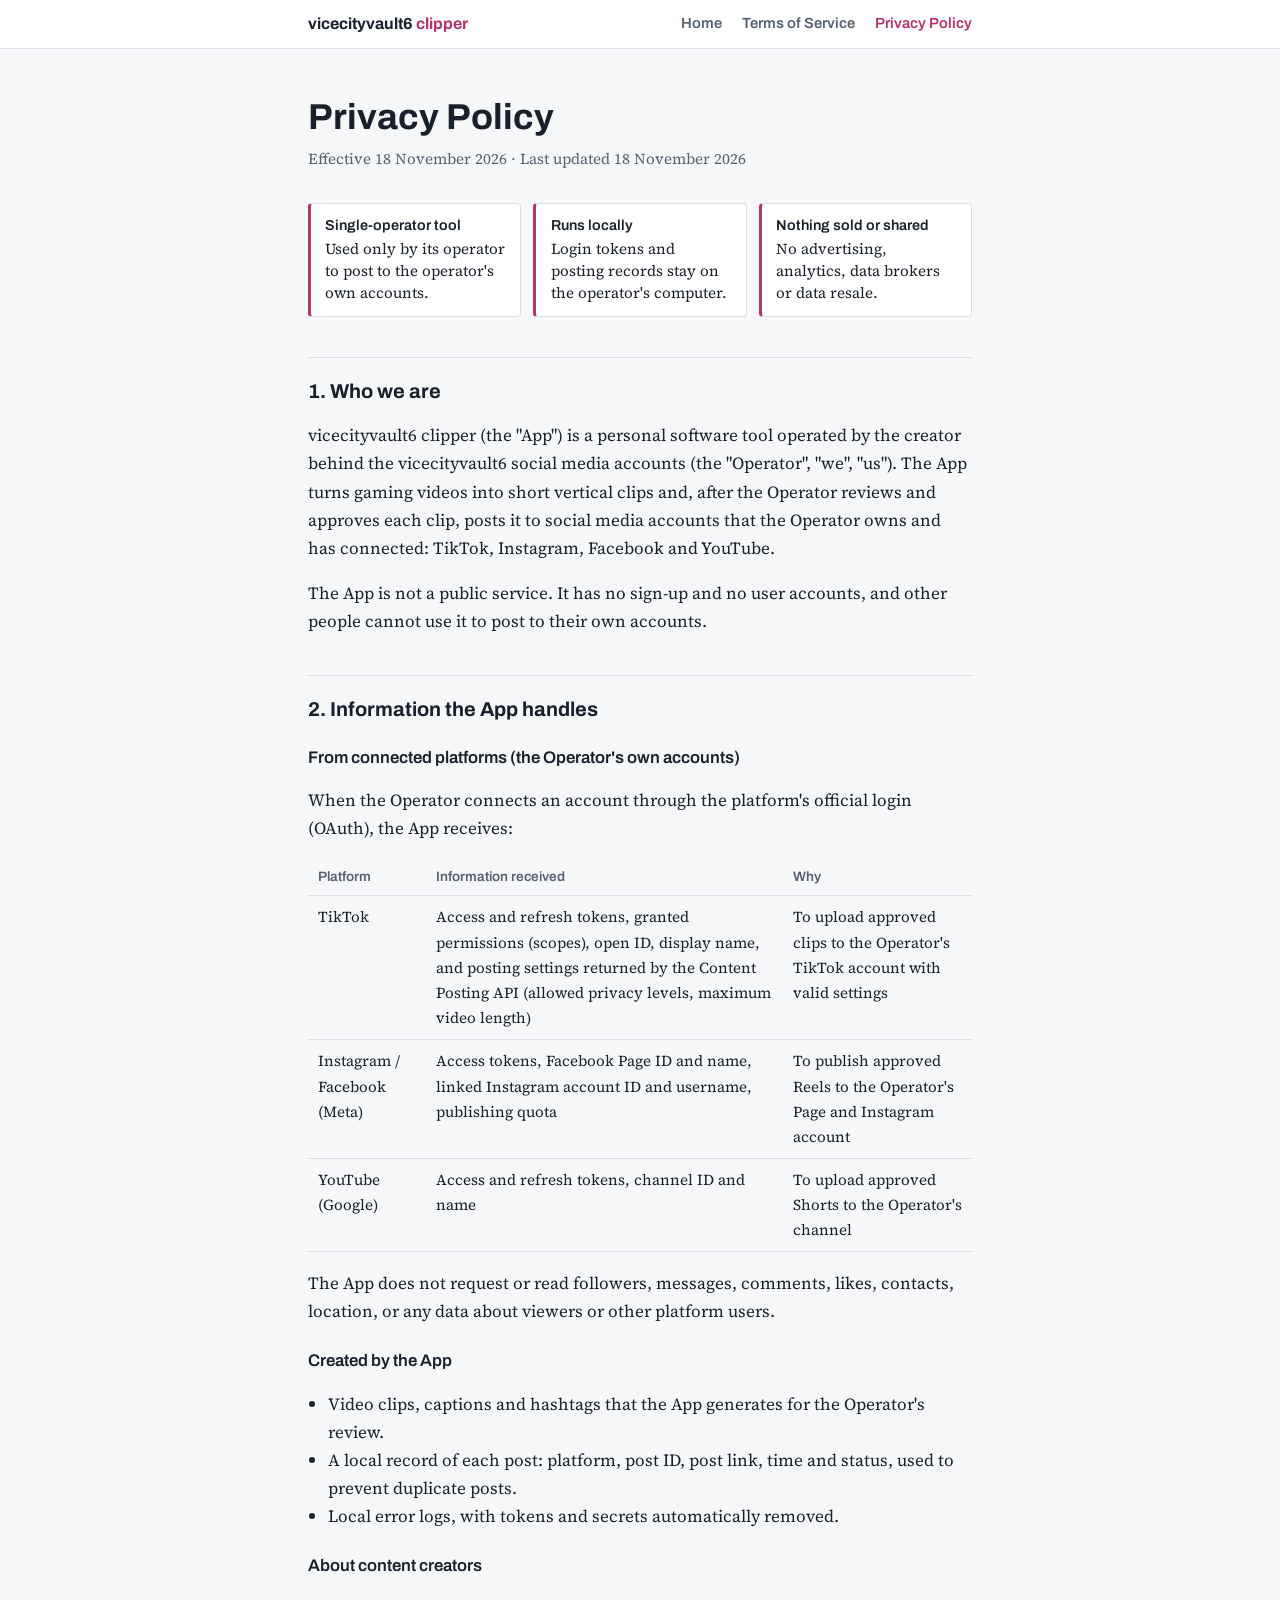
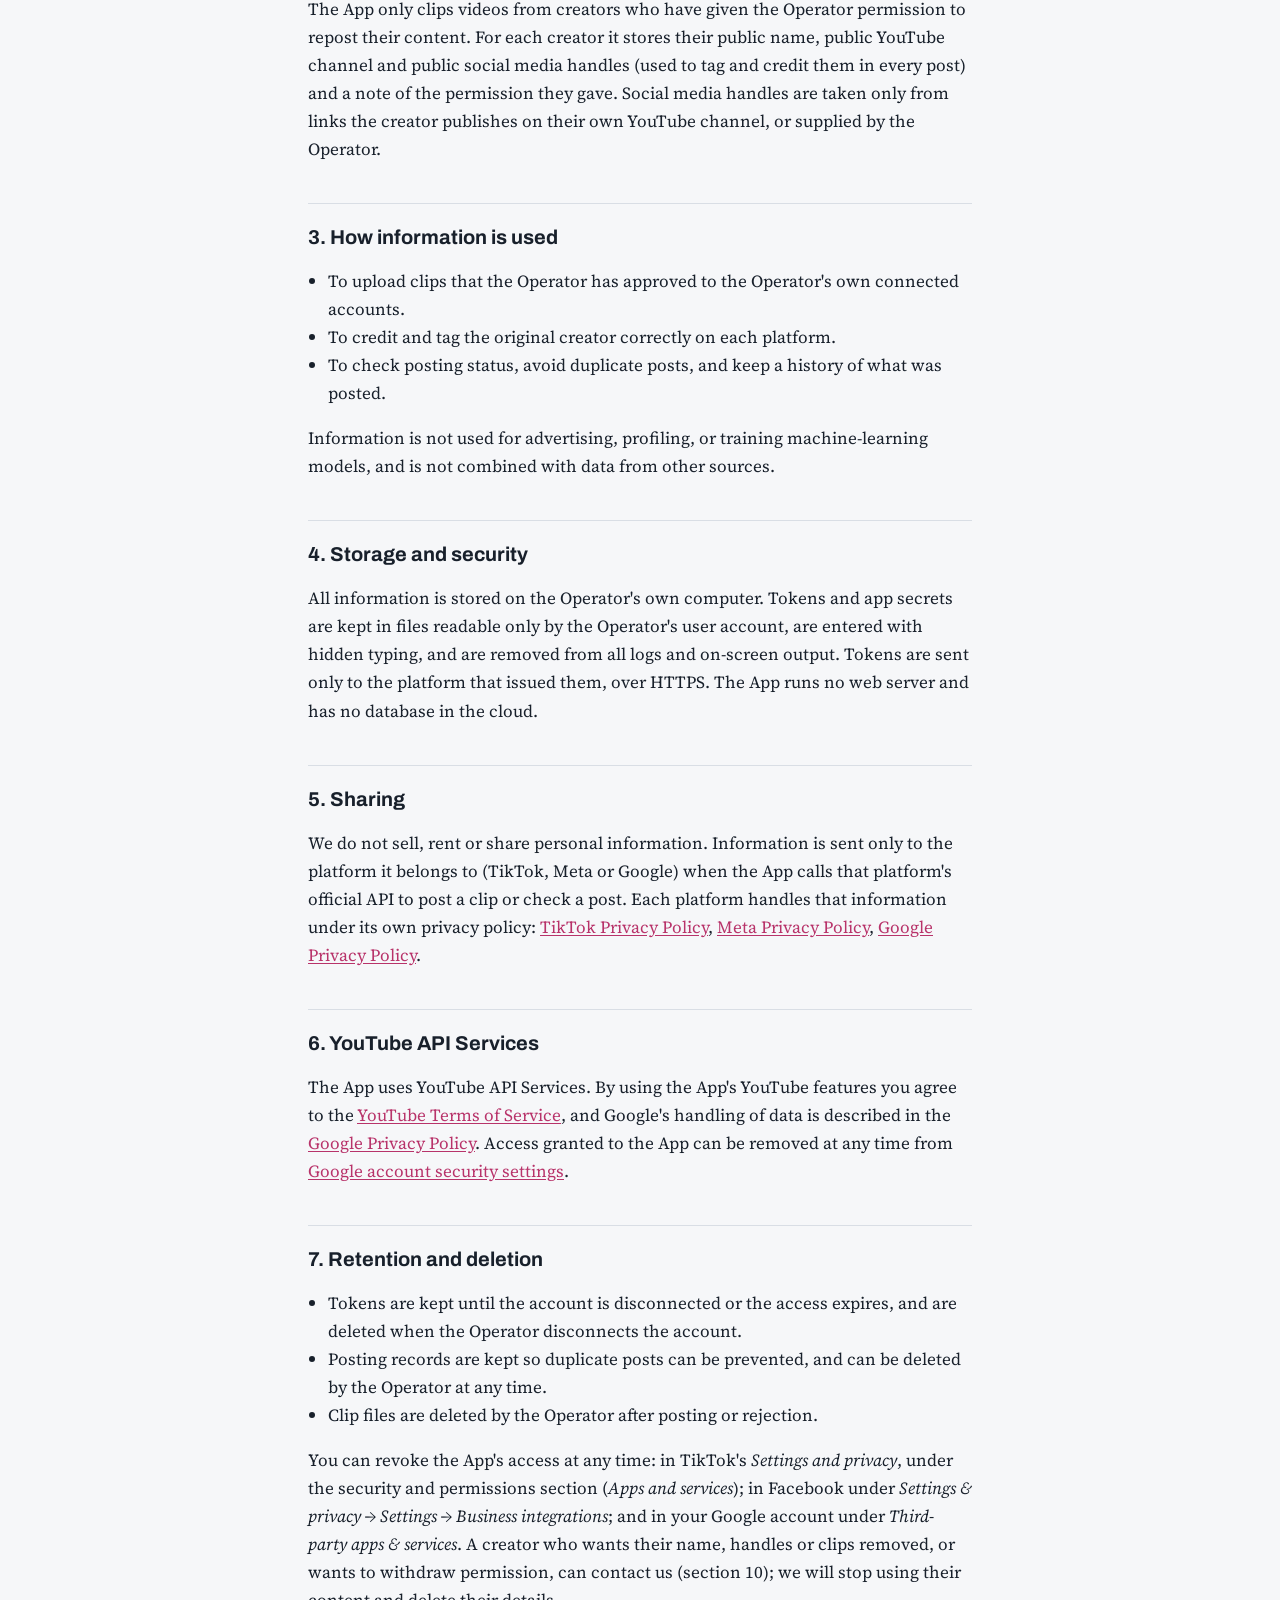
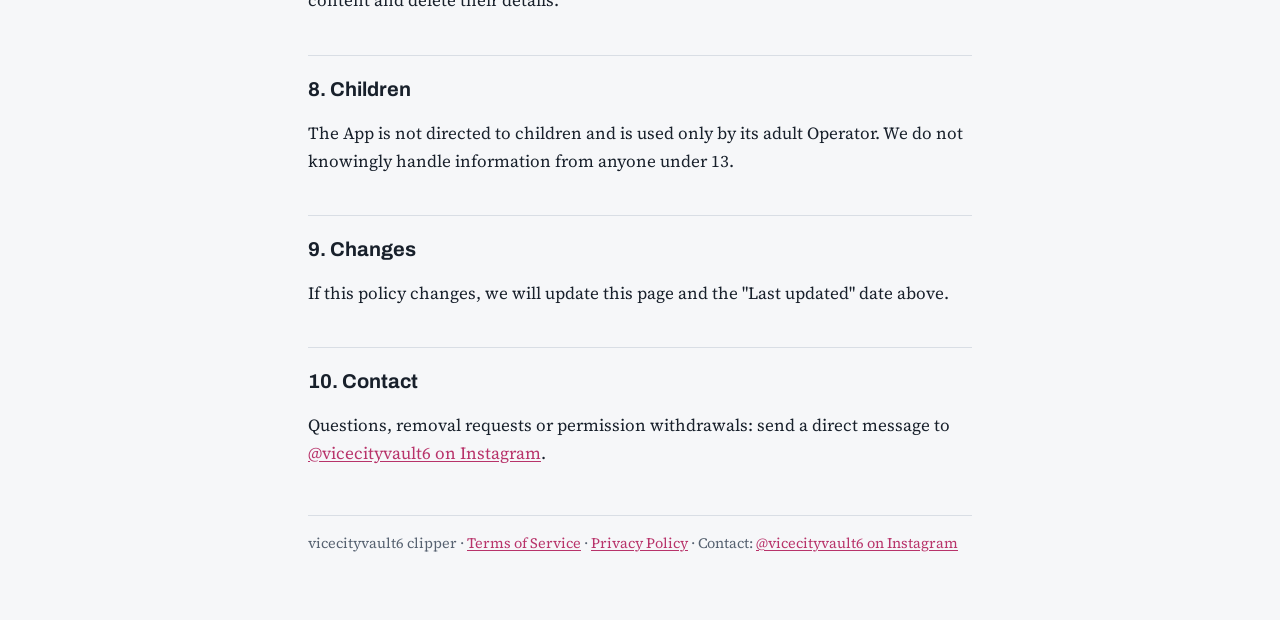
<file: index.html>
<!DOCTYPE html>
<html lang="en">
<head>
<meta charset="utf-8">
<meta name="viewport" content="width=device-width, initial-scale=1">
<title>Privacy Policy · vicecityvault6 clipper</title>
<meta name="description" content="vicecityvault6 clipper turns permitted gaming videos into credited vertical clips and posts owner-approved clips to the owner's own accounts.">
<link rel="preconnect" href="https://fonts.googleapis.com">
<link rel="preconnect" href="https://fonts.gstatic.com" crossorigin>
<link href="https://fonts.googleapis.com/css2?family=Archivo:wght@600;700&family=Source+Serif+4:opsz,wght@8..60,400;8..60,600&display=swap" rel="stylesheet">
<link rel="stylesheet" href="../style.css">
</head>
<body>
<header class="site"><div class="site-inner">
  <a class="brand" href="../">vicecityvault6 <span>clipper</span></a>
  <nav aria-label="Site"><a href="../">Home</a><a href="../terms/">Terms of Service</a><a href="../privacy/" aria-current="page">Privacy Policy</a></nav>
</div></header>
<main>
<h1>Privacy Policy</h1>
  <p class="meta">Effective 18 November 2026 · Last updated 18 November 2026</p>

  <ul class="facts">
    <li><strong>Single-operator tool</strong>Used only by its operator to post to the operator's own accounts.</li>
    <li><strong>Runs locally</strong>Login tokens and posting records stay on the operator's computer.</li>
    <li><strong>Nothing sold or shared</strong>No advertising, analytics, data brokers or data resale.</li>
  </ul>

  <h2>1. Who we are</h2>
  <p>vicecityvault6 clipper (the "App") is a personal software tool operated by the creator behind the
  vicecityvault6 social media accounts (the "Operator", "we", "us"). The App turns gaming videos into short
  vertical clips and, after the Operator reviews and approves each clip, posts it to social media accounts
  that the Operator owns and has connected: TikTok, Instagram, Facebook and YouTube.</p>
  <p>The App is not a public service. It has no sign-up and no user accounts, and other people cannot use it to
  post to their own accounts.</p>

  <h2>2. Information the App handles</h2>
  <h3>From connected platforms (the Operator's own accounts)</h3>
  <p>When the Operator connects an account through the platform's official login (OAuth), the App receives:</p>
  <div class="table-wrap">
  <table>
    <thead><tr><th scope="col">Platform</th><th scope="col">Information received</th><th scope="col">Why</th></tr></thead>
    <tbody>
      <tr><td>TikTok</td><td>Access and refresh tokens, granted permissions (scopes), open ID, display name, and posting settings returned by the Content Posting API (allowed privacy levels, maximum video length)</td><td>To upload approved clips to the Operator's TikTok account with valid settings</td></tr>
      <tr><td>Instagram / Facebook (Meta)</td><td>Access tokens, Facebook Page ID and name, linked Instagram account ID and username, publishing quota</td><td>To publish approved Reels to the Operator's Page and Instagram account</td></tr>
      <tr><td>YouTube (Google)</td><td>Access and refresh tokens, channel ID and name</td><td>To upload approved Shorts to the Operator's channel</td></tr>
    </tbody>
  </table>
  </div>
  <p>The App does not request or read followers, messages, comments, likes, contacts, location, or any data
  about viewers or other platform users.</p>

  <h3>Created by the App</h3>
  <ul>
    <li>Video clips, captions and hashtags that the App generates for the Operator's review.</li>
    <li>A local record of each post: platform, post ID, post link, time and status, used to prevent duplicate posts.</li>
    <li>Local error logs, with tokens and secrets automatically removed.</li>
  </ul>

  <h3>About content creators</h3>
  <p>The App only clips videos from creators who have given the Operator permission to repost their content.
  For each creator it stores their public name, public YouTube channel and public social media handles (used to
  tag and credit them in every post) and a note of the permission they gave. Social media handles are taken
  only from links the creator publishes on their own YouTube channel, or supplied by the Operator.</p>

  <h2>3. How information is used</h2>
  <ul>
    <li>To upload clips that the Operator has approved to the Operator's own connected accounts.</li>
    <li>To credit and tag the original creator correctly on each platform.</li>
    <li>To check posting status, avoid duplicate posts, and keep a history of what was posted.</li>
  </ul>
  <p>Information is not used for advertising, profiling, or training machine-learning models, and is not combined
  with data from other sources.</p>

  <h2>4. Storage and security</h2>
  <p>All information is stored on the Operator's own computer. Tokens and app secrets are kept in files readable
  only by the Operator's user account, are entered with hidden typing, and are removed from all logs and on-screen
  output. Tokens are sent only to the platform that issued them, over HTTPS. The App runs no web server and has no
  database in the cloud.</p>

  <h2>5. Sharing</h2>
  <p>We do not sell, rent or share personal information. Information is sent only to the platform it belongs to
  (TikTok, Meta or Google) when the App calls that platform's official API to post a clip or check a post. Each
  platform handles that information under its own privacy policy:
  <a href="https://www.tiktok.com/legal/privacy-policy">TikTok Privacy Policy</a>,
  <a href="https://www.facebook.com/privacy/policy/">Meta Privacy Policy</a>,
  <a href="https://policies.google.com/privacy">Google Privacy Policy</a>.</p>

  <h2>6. YouTube API Services</h2>
  <p>The App uses YouTube API Services. By using the App's YouTube features you agree to the
  <a href="https://www.youtube.com/t/terms">YouTube Terms of Service</a>, and Google's handling of data is described in the
  <a href="https://policies.google.com/privacy">Google Privacy Policy</a>. Access granted to the App can be removed at any
  time from <a href="https://myaccount.google.com/connections">Google account security settings</a>.</p>

  <h2>7. Retention and deletion</h2>
  <ul>
    <li>Tokens are kept until the account is disconnected or the access expires, and are deleted when the Operator disconnects the account.</li>
    <li>Posting records are kept so duplicate posts can be prevented, and can be deleted by the Operator at any time.</li>
    <li>Clip files are deleted by the Operator after posting or rejection.</li>
  </ul>
  <p>You can revoke the App's access at any time: in TikTok's <em>Settings and privacy</em>, under the security and permissions section
  (<em>Apps and services</em>); in Facebook under <em>Settings &amp; privacy → Settings → Business integrations</em>; and in your Google account under
  <em>Third-party apps &amp; services</em>. A creator who wants their name, handles or clips removed, or wants to
  withdraw permission, can contact us (section 10); we will stop using their content and delete their details.</p>

  <h2>8. Children</h2>
  <p>The App is not directed to children and is used only by its adult Operator. We do not knowingly handle
  information from anyone under 13.</p>

  <h2>9. Changes</h2>
  <p>If this policy changes, we will update this page and the "Last updated" date above.</p>

  <h2>10. Contact</h2>
  <p>Questions, removal requests or permission withdrawals: send a direct message to
  <a href="https://www.instagram.com/vicecityvault6/">@vicecityvault6 on Instagram</a>.</p>
  <footer>
    vicecityvault6 clipper · <a href="../terms/">Terms of Service</a> · <a href="../privacy/">Privacy Policy</a> ·
    Contact: <a href="https://www.instagram.com/vicecityvault6/">@vicecityvault6 on Instagram</a>
  </footer>
</main>
</body>
</html>
</file>
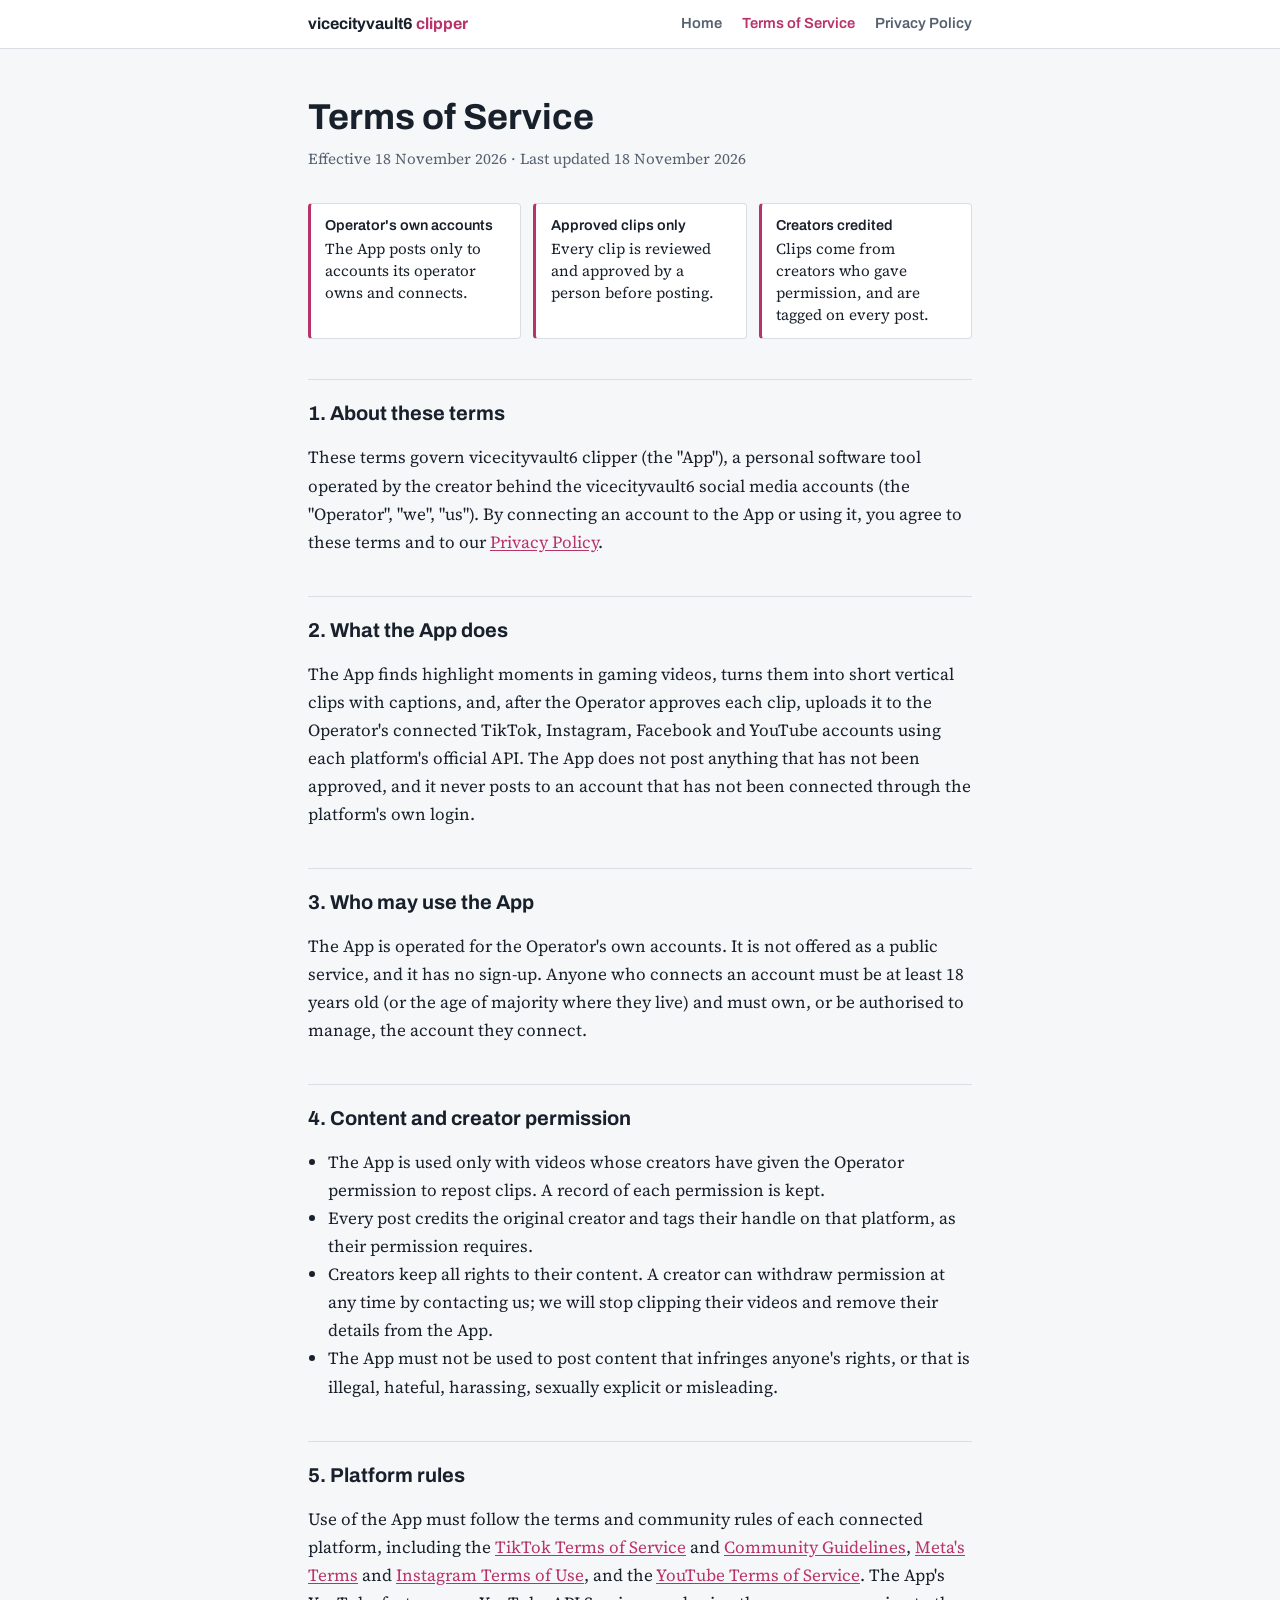
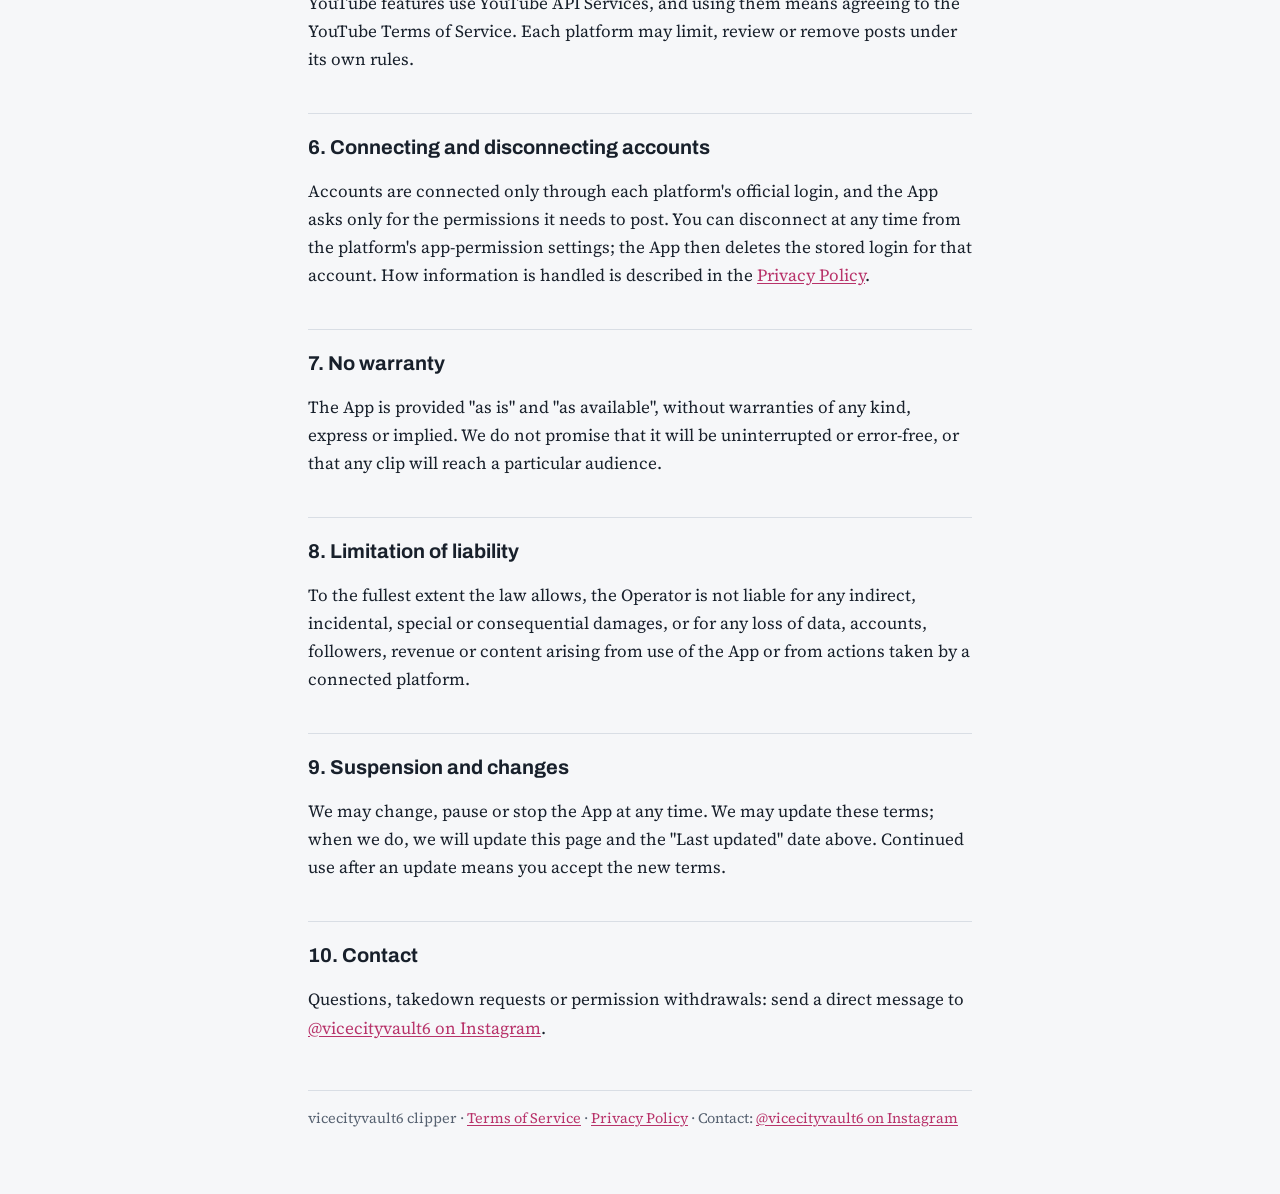
<file: terms/index.html>
<!DOCTYPE html>
<html lang="en">
<head>
<meta charset="utf-8">
<meta name="viewport" content="width=device-width, initial-scale=1">
<title>Terms of Service · vicecityvault6 clipper</title>
<meta name="description" content="vicecityvault6 clipper turns permitted gaming videos into credited vertical clips and posts owner-approved clips to the owner's own accounts.">
<link rel="preconnect" href="https://fonts.googleapis.com">
<link rel="preconnect" href="https://fonts.gstatic.com" crossorigin>
<link href="https://fonts.googleapis.com/css2?family=Archivo:wght@600;700&family=Source+Serif+4:opsz,wght@8..60,400;8..60,600&display=swap" rel="stylesheet">
<link rel="stylesheet" href="../style.css">
</head>
<body>
<header class="site"><div class="site-inner">
  <a class="brand" href="../">vicecityvault6 <span>clipper</span></a>
  <nav aria-label="Site"><a href="../">Home</a><a href="../terms/" aria-current="page">Terms of Service</a><a href="../privacy/">Privacy Policy</a></nav>
</div></header>
<main>
<h1>Terms of Service</h1>
  <p class="meta">Effective 18 November 2026 · Last updated 18 November 2026</p>

  <ul class="facts">
    <li><strong>Operator's own accounts</strong>The App posts only to accounts its operator owns and connects.</li>
    <li><strong>Approved clips only</strong>Every clip is reviewed and approved by a person before posting.</li>
    <li><strong>Creators credited</strong>Clips come from creators who gave permission, and are tagged on every post.</li>
  </ul>

  <h2>1. About these terms</h2>
  <p>These terms govern vicecityvault6 clipper (the "App"), a personal software tool operated by the creator
  behind the vicecityvault6 social media accounts (the "Operator", "we", "us"). By connecting an account to the
  App or using it, you agree to these terms and to our <a href="../privacy/">Privacy Policy</a>.</p>

  <h2>2. What the App does</h2>
  <p>The App finds highlight moments in gaming videos, turns them into short vertical clips with captions, and,
  after the Operator approves each clip, uploads it to the Operator's connected TikTok, Instagram, Facebook and
  YouTube accounts using each platform's official API. The App does not post anything that has not been
  approved, and it never posts to an account that has not been connected through the platform's own login.</p>

  <h2>3. Who may use the App</h2>
  <p>The App is operated for the Operator's own accounts. It is not offered as a public service, and it has no
  sign-up. Anyone who connects an account must be at least 18 years old (or the age of majority where they live)
  and must own, or be authorised to manage, the account they connect.</p>

  <h2>4. Content and creator permission</h2>
  <ul>
    <li>The App is used only with videos whose creators have given the Operator permission to repost clips.
    A record of each permission is kept.</li>
    <li>Every post credits the original creator and tags their handle on that platform, as their permission requires.</li>
    <li>Creators keep all rights to their content. A creator can withdraw permission at any time by contacting us;
    we will stop clipping their videos and remove their details from the App.</li>
    <li>The App must not be used to post content that infringes anyone's rights, or that is illegal, hateful,
    harassing, sexually explicit or misleading.</li>
  </ul>

  <h2>5. Platform rules</h2>
  <p>Use of the App must follow the terms and community rules of each connected platform, including the
  <a href="https://www.tiktok.com/legal/terms-of-service">TikTok Terms of Service</a> and
  <a href="https://www.tiktok.com/community-guidelines">Community Guidelines</a>,
  <a href="https://www.facebook.com/terms.php">Meta's Terms</a> and
  <a href="https://help.instagram.com/581066165581870">Instagram Terms of Use</a>, and the
  <a href="https://www.youtube.com/t/terms">YouTube Terms of Service</a>. The App's YouTube features use YouTube API
  Services, and using them means agreeing to the YouTube Terms of Service. Each platform may limit, review or
  remove posts under its own rules.</p>

  <h2>6. Connecting and disconnecting accounts</h2>
  <p>Accounts are connected only through each platform's official login, and the App asks only for the
  permissions it needs to post. You can disconnect at any time from the platform's app-permission settings; the
  App then deletes the stored login for that account. How information is handled is described in the
  <a href="../privacy/">Privacy Policy</a>.</p>

  <h2>7. No warranty</h2>
  <p>The App is provided "as is" and "as available", without warranties of any kind, express or implied. We do not
  promise that it will be uninterrupted or error-free, or that any clip will reach a particular audience.</p>

  <h2>8. Limitation of liability</h2>
  <p>To the fullest extent the law allows, the Operator is not liable for any indirect, incidental, special or
  consequential damages, or for any loss of data, accounts, followers, revenue or content arising from use of the
  App or from actions taken by a connected platform.</p>

  <h2>9. Suspension and changes</h2>
  <p>We may change, pause or stop the App at any time. We may update these terms; when we do, we will update this
  page and the "Last updated" date above. Continued use after an update means you accept the new terms.</p>

  <h2>10. Contact</h2>
  <p>Questions, takedown requests or permission withdrawals: send a direct message to
  <a href="https://www.instagram.com/vicecityvault6/">@vicecityvault6 on Instagram</a>.</p>
  <footer>
    vicecityvault6 clipper · <a href="../terms/">Terms of Service</a> · <a href="../privacy/">Privacy Policy</a> ·
    Contact: <a href="https://www.instagram.com/vicecityvault6/">@vicecityvault6 on Instagram</a>
  </footer>
</main>
</body>
</html>
</file>
<file: style.css>
:root {
  /* Layout: a slim site bar over one readable column; fact strips summarise each page up top */
  --paper: #f6f7f9;
  --ink: #18202b;
  --muted: #566170;
  --rule: #d9dee5;
  --accent: #b8336a;
  --panel: #ffffff;
  --display: "Archivo", "Helvetica Neue", Arial, sans-serif;
  --body: "Source Serif 4", Georgia, "Times New Roman", serif;
  color-scheme: light;
}
@media (prefers-color-scheme: dark) {
  :root:not([data-theme="light"]) {
    --paper: #12161c; --ink: #e7eaef; --muted: #9aa5b3; --rule: #2b333e; --accent: #ef7aa6; --panel: #191f27;
    color-scheme: dark;
  }
}
:root[data-theme="dark"] {
  --paper: #12161c; --ink: #e7eaef; --muted: #9aa5b3; --rule: #2b333e; --accent: #ef7aa6; --panel: #191f27;
  color-scheme: dark;
}
* { box-sizing: border-box; }
body { margin: 0; background: var(--paper); color: var(--ink); font: 400 1.0625rem/1.65 var(--body); }
main { max-width: 44rem; margin: 0 auto; padding: 3rem 1.25rem 4rem; }
.kicker { font: 600 0.8rem/1 var(--display); letter-spacing: 0.08em; text-transform: uppercase; color: var(--accent); margin: 0 0 0.75rem; }
h1 { font: 700 2.25rem/1.15 var(--display); margin: 0 0 0.5rem; text-wrap: balance; }
h2 { font: 700 1.25rem/1.3 var(--display); margin: 2.5rem 0 0.5rem; padding-top: 1.25rem; border-top: 1px solid var(--rule); text-wrap: balance; }
h3 { font: 600 1.05rem/1.4 var(--display); margin: 1.5rem 0 0.25rem; }
.meta { color: var(--muted); margin: 0 0 2rem; font-size: 0.95rem; }
.facts { display: grid; grid-template-columns: repeat(auto-fit, minmax(12rem, 1fr)); gap: 0.75rem; margin: 0 0 1rem; padding: 0; list-style: none; }
.facts li { background: var(--panel); border: 1px solid var(--rule); border-left: 3px solid var(--accent); border-radius: 4px; padding: 0.75rem 0.9rem; font-size: 0.95rem; line-height: 1.45; }
.facts strong { display: block; font: 600 0.9rem/1.3 var(--display); margin-bottom: 0.2rem; }
table { width: 100%; border-collapse: collapse; font-size: 0.95rem; }
.table-wrap { overflow-x: auto; margin: 0.75rem 0; }
th, td { text-align: left; vertical-align: top; padding: 0.55rem 0.6rem; border-bottom: 1px solid var(--rule); }
th { font: 600 0.85rem/1.3 var(--display); color: var(--muted); }
a { color: var(--accent); text-underline-offset: 2px; }
a:focus-visible { outline: 2px solid var(--accent); outline-offset: 2px; }
ul { padding-left: 1.25rem; }
footer { margin-top: 3rem; padding-top: 1rem; border-top: 1px solid var(--rule); color: var(--muted); font-size: 0.9rem; }

.site { border-bottom: 1px solid var(--rule); background: var(--panel); }
.site-inner { max-width: 44rem; margin: 0 auto; padding: 0.9rem 1.25rem; display: flex; flex-wrap: wrap;
  align-items: center; justify-content: space-between; gap: 0.5rem 1.5rem; }
.brand { font: 700 1rem/1.2 var(--display); color: var(--ink); text-decoration: none; }
.brand span { color: var(--accent); }
.site nav { display: flex; gap: 1.25rem; font: 600 0.92rem/1.2 var(--display); }
.site nav a { color: var(--muted); text-decoration: none; }
.site nav a:hover, .site nav a[aria-current="page"] { color: var(--accent); }
.lead { font-size: 1.2rem; line-height: 1.55; margin: 0 0 1.5rem; }
.steps { counter-reset: step; list-style: none; padding: 0; display: grid; gap: 0.75rem; }
.steps li { counter-increment: step; display: grid; grid-template-columns: 2.25rem 1fr; gap: 0.75rem; align-items: start; }
.steps li::before { content: counter(step); font: 700 1rem/2.25rem var(--display); text-align: center; color: var(--panel);
  background: var(--accent); border-radius: 50%; width: 2.25rem; height: 2.25rem; }
.steps strong { font-family: var(--display); }
.cta { display: flex; flex-wrap: wrap; gap: 0.75rem; margin-top: 1rem; }
.cta a { font: 600 0.95rem/1 var(--display); padding: 0.7rem 1rem; border: 1px solid var(--accent); border-radius: 4px; text-decoration: none; }
.cta a.primary { background: var(--accent); color: var(--panel); }
</file>
